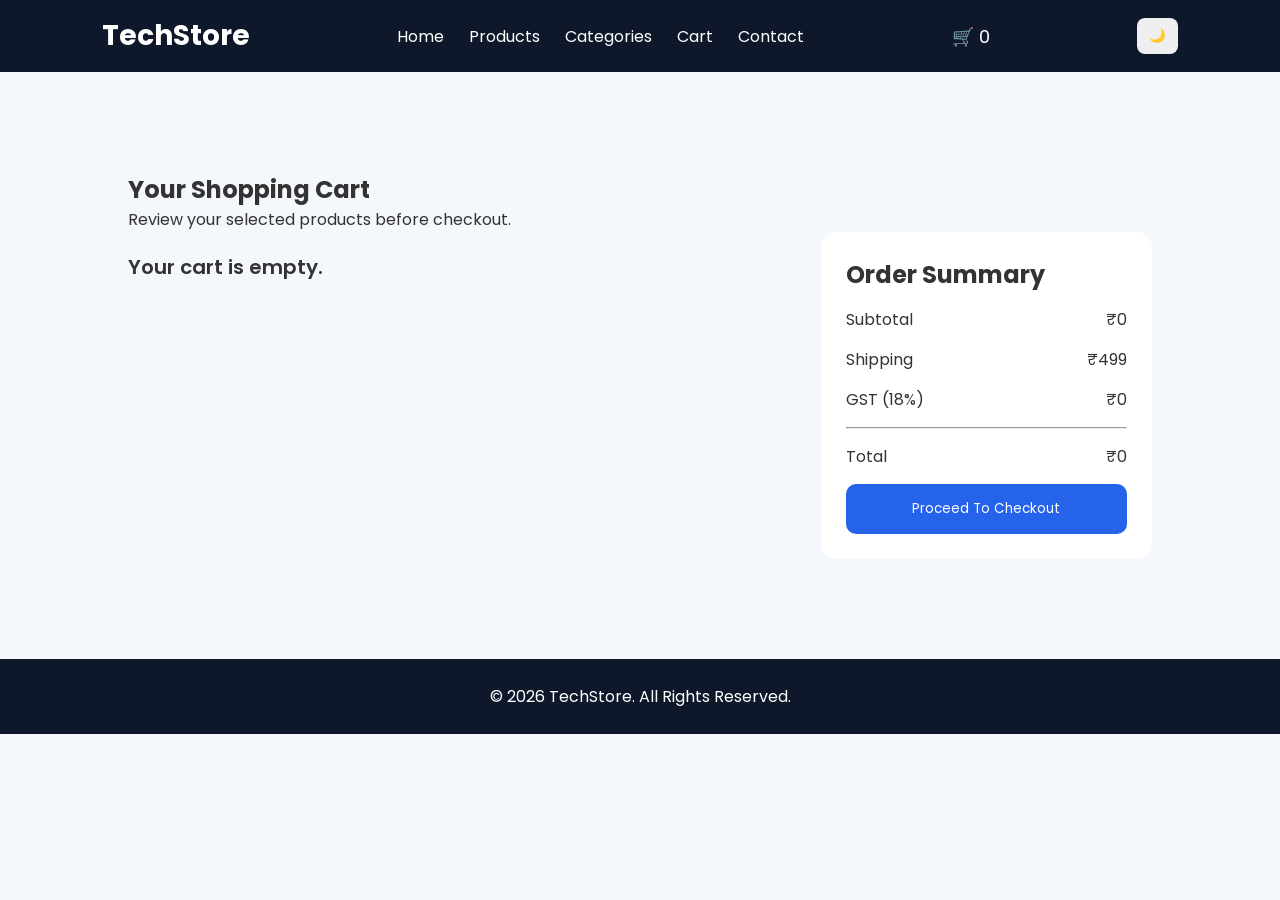
<file: cart.html>
<!DOCTYPE html>
<html lang="en">

<head>

    <meta charset="UTF-8">

    <meta name="viewport"
        content="width=device-width, initial-scale=1.0">

    <title>Shopping Cart | TechStore</title>

    <link rel="stylesheet"
        href="style.css">

    <link rel="preconnect"
        href="https://fonts.googleapis.com">

    <link rel="preconnect"
        href="https://fonts.gstatic.com"
        crossorigin>

    <link href="https://fonts.googleapis.com/css2?family=Poppins:wght@300;400;500;600;700&display=swap"
        rel="stylesheet">

</head>

<body>

    <!-- Loader -->

    <div id="loader">

        <div class="spinner"></div>

    </div>

    <!-- Header -->

    <header>

        <nav class="navbar">

            <div class="logo">
                TechStore
            </div>

            <div class="hamburger">
                ☰
            </div>

            <ul class="nav-links">

                <li>
                    <a href="index.html">Home</a>
                </li>

                <li>
                    <a href="products.html">Products</a>
                </li>

                <li>
                    <a href="categories.html">Categories</a>
                </li>

                <li>
                    <a href="cart.html">Cart</a>
                </li>

                <li>
                    <a href="contact.html">Contact</a>
                </li>

            </ul>

            <div class="cart">

                🛒 <span id="cartCount">0</span>

            </div>

            <button id="themeBtn">
                🌙
            </button>

        </nav>

    </header>

    <!-- Cart Section -->

    <section class="cart-section">

        <h1>Your Shopping Cart</h1>

        <p>
            Review your selected products before checkout.
        </p>

        <div class="cart-container">

            <!-- Dynamic Cart Items -->

            <div class="cart-items">

                <div id="cartItems">

                </div>

                <p id="emptyCart"
                    style="display:none;
                    font-size:20px;
                    font-weight:600;
                    margin-top:20px;">

                    Your cart is empty.

                </p>

            </div>

            <!-- Order Summary -->

            <div class="order-summary">

                <h2>Order Summary</h2>

                <div class="summary-row">

                    <span>Subtotal</span>

                    <span id="subtotal">
                        ₹0
                    </span>

                </div>

                <div class="summary-row">

                    <span>Shipping</span>

                    <span id="shipping">
                        ₹499
                    </span>

                </div>

                <div class="summary-row">

                    <span>GST (18%)</span>

                    <span id="gst">
                        ₹0
                    </span>

                </div>

                <hr>

                <div class="summary-total">

                    <span>Total</span>

                    <span id="total">
                        ₹0
                    </span>

                </div>

                <button class="checkout-btn">

                    Proceed To Checkout

                </button>

            </div>

        </div>

    </section>

    <!-- Back To Top -->

    <button id="topBtn">

        ↑

    </button>

    <!-- Footer -->

    <footer>

        <p>

            © 2026 TechStore.
            All Rights Reserved.

        </p>

    </footer>

    <script src="script.js"></script>

</body>

</html>
</file>
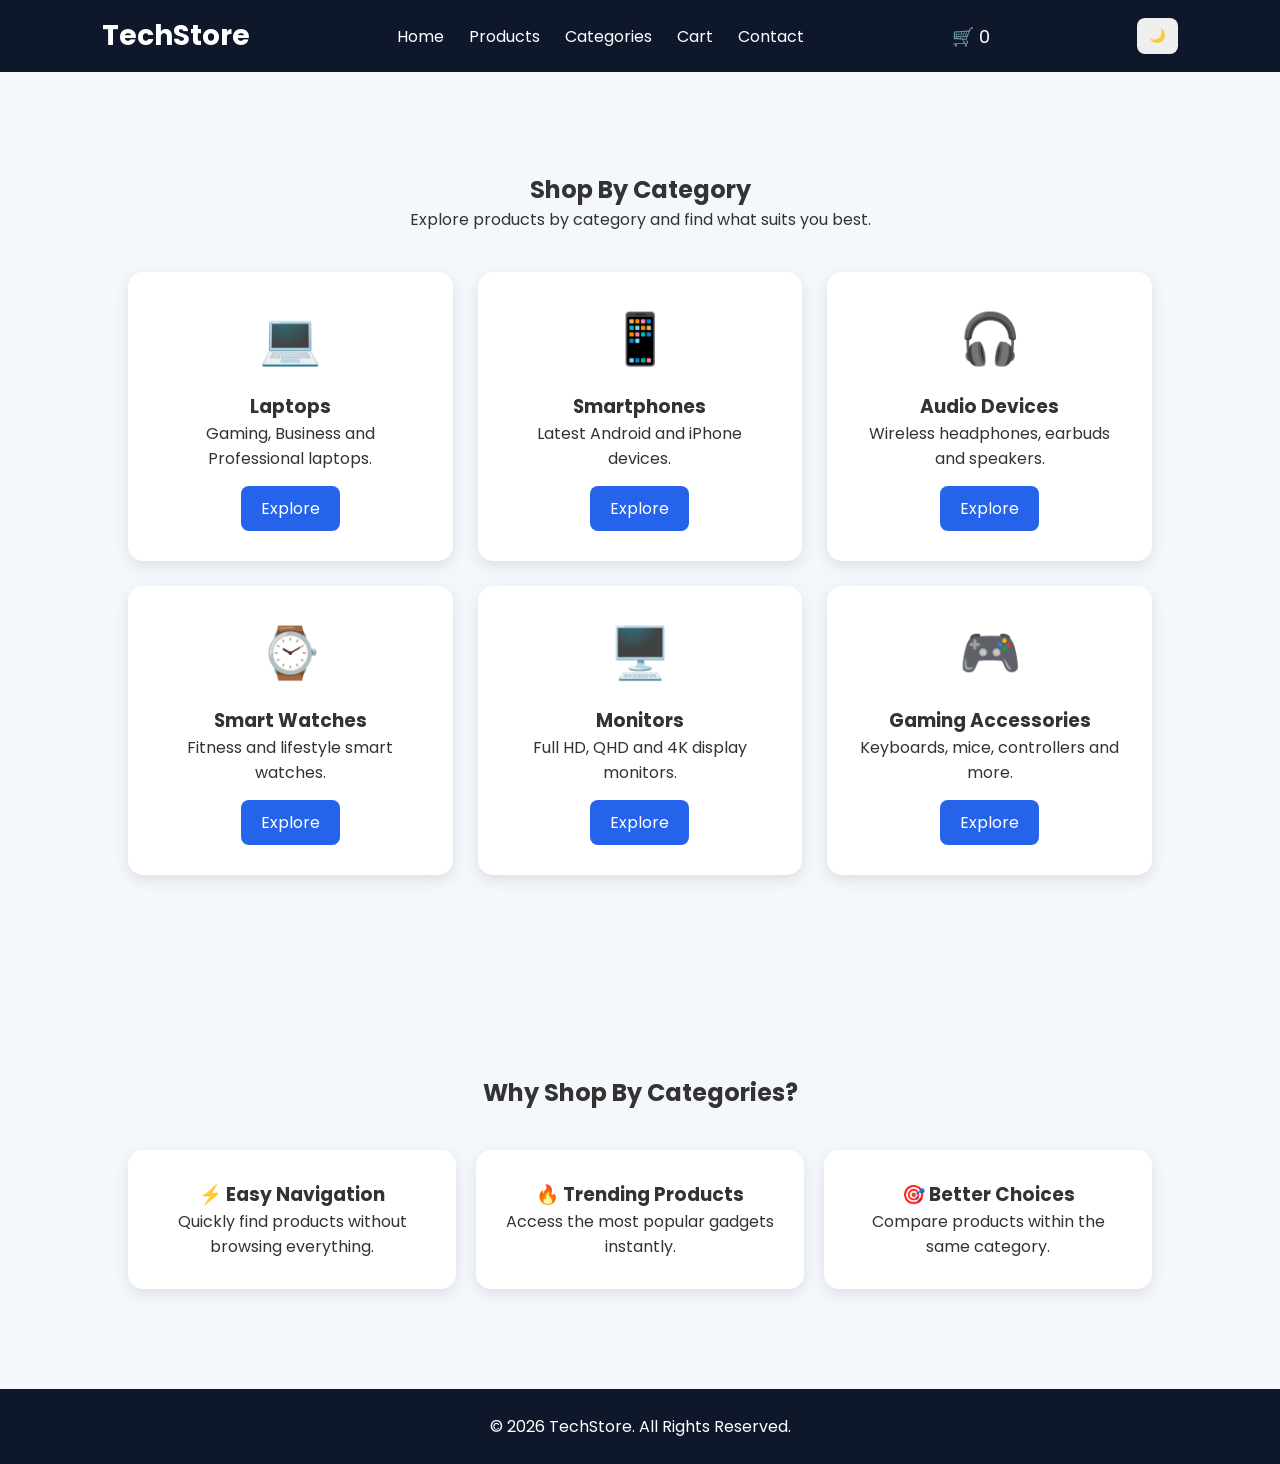
<file: categories.html>
<!DOCTYPE html>
<html lang="en">

<head>

    <meta charset="UTF-8">

    <meta name="viewport"
        content="width=device-width, initial-scale=1.0">

    <title>Categories | TechStore</title>

    <link rel="stylesheet"
        href="style.css">

    <link rel="preconnect"
        href="https://fonts.googleapis.com">

    <link rel="preconnect"
        href="https://fonts.gstatic.com"
        crossorigin>

    <link href="https://fonts.googleapis.com/css2?family=Poppins:wght@300;400;500;600;700&display=swap"
        rel="stylesheet">

</head>

<body>

    <!-- Loader -->

    <div id="loader">

        <div class="spinner"></div>

    </div>

    <!-- Header -->

    <header>

        <nav class="navbar">

            <div class="logo">
                TechStore
            </div>

            <div class="hamburger">
                ☰
            </div>

            <ul class="nav-links">

                <li>
                    <a href="index.html">Home</a>
                </li>

                <li>
                    <a href="products.html">Products</a>
                </li>

                <li>
                    <a href="categories.html">Categories</a>
                </li>

                <li>
                    <a href="cart.html">Cart</a>
                </li>

                <li>
                    <a href="contact.html">Contact</a>
                </li>

            </ul>

            <div class="cart">

                🛒 <span id="cartCount">0</span>

            </div>

            <button id="themeBtn">
                🌙
            </button>

        </nav>

    </header>

    <!-- Categories Section -->

    <section class="category-section">

        <h1>Shop By Category</h1>

        <p>
            Explore products by category and find what suits you best.
        </p>

        <div class="category-grid">

            <!-- Category 1 -->

            <div class="category-card">

                <div class="category-icon">
                    💻
                </div>

                <h3>Laptops</h3>

                <p>
                    Gaming, Business and Professional laptops.
                </p>

                <a href="products.html"
                    class="category-btn">
                    Explore
                </a>

            </div>

            <!-- Category 2 -->

            <div class="category-card">

                <div class="category-icon">
                    📱
                </div>

                <h3>Smartphones</h3>

                <p>
                    Latest Android and iPhone devices.
                </p>

                <a href="products.html"
                    class="category-btn">
                    Explore
                </a>

            </div>

            <!-- Category 3 -->

            <div class="category-card">

                <div class="category-icon">
                    🎧
                </div>

                <h3>Audio Devices</h3>

                <p>
                    Wireless headphones, earbuds and speakers.
                </p>

                <a href="products.html"
                    class="category-btn">
                    Explore
                </a>

            </div>

            <!-- Category 4 -->

            <div class="category-card">

                <div class="category-icon">
                    ⌚
                </div>

                <h3>Smart Watches</h3>

                <p>
                    Fitness and lifestyle smart watches.
                </p>

                <a href="products.html"
                    class="category-btn">
                    Explore
                </a>

            </div>

            <!-- Category 5 -->

            <div class="category-card">

                <div class="category-icon">
                    🖥️
                </div>

                <h3>Monitors</h3>

                <p>
                    Full HD, QHD and 4K display monitors.
                </p>

                <a href="products.html"
                    class="category-btn">
                    Explore
                </a>

            </div>

            <!-- Category 6 -->

            <div class="category-card">

                <div class="category-icon">
                    🎮
                </div>

                <h3>Gaming Accessories</h3>

                <p>
                    Keyboards, mice, controllers and more.
                </p>

                <a href="products.html"
                    class="category-btn">
                    Explore
                </a>

            </div>

        </div>

    </section>

    <!-- Featured Categories -->

    <section class="features">

        <h2>Why Shop By Categories?</h2>

        <div class="feature-container">

            <div class="feature-box">

                <h3>⚡ Easy Navigation</h3>

                <p>
                    Quickly find products without browsing everything.
                </p>

            </div>

            <div class="feature-box">

                <h3>🔥 Trending Products</h3>

                <p>
                    Access the most popular gadgets instantly.
                </p>

            </div>

            <div class="feature-box">

                <h3>🎯 Better Choices</h3>

                <p>
                    Compare products within the same category.
                </p>

            </div>

        </div>

    </section>

    <!-- Back To Top -->

    <button id="topBtn">
        ↑
    </button>

    <!-- Footer -->

    <footer>

        <p>
            © 2026 TechStore. All Rights Reserved.
        </p>

    </footer>

    <script src="script.js"></script>

</body>

</html>
</file>
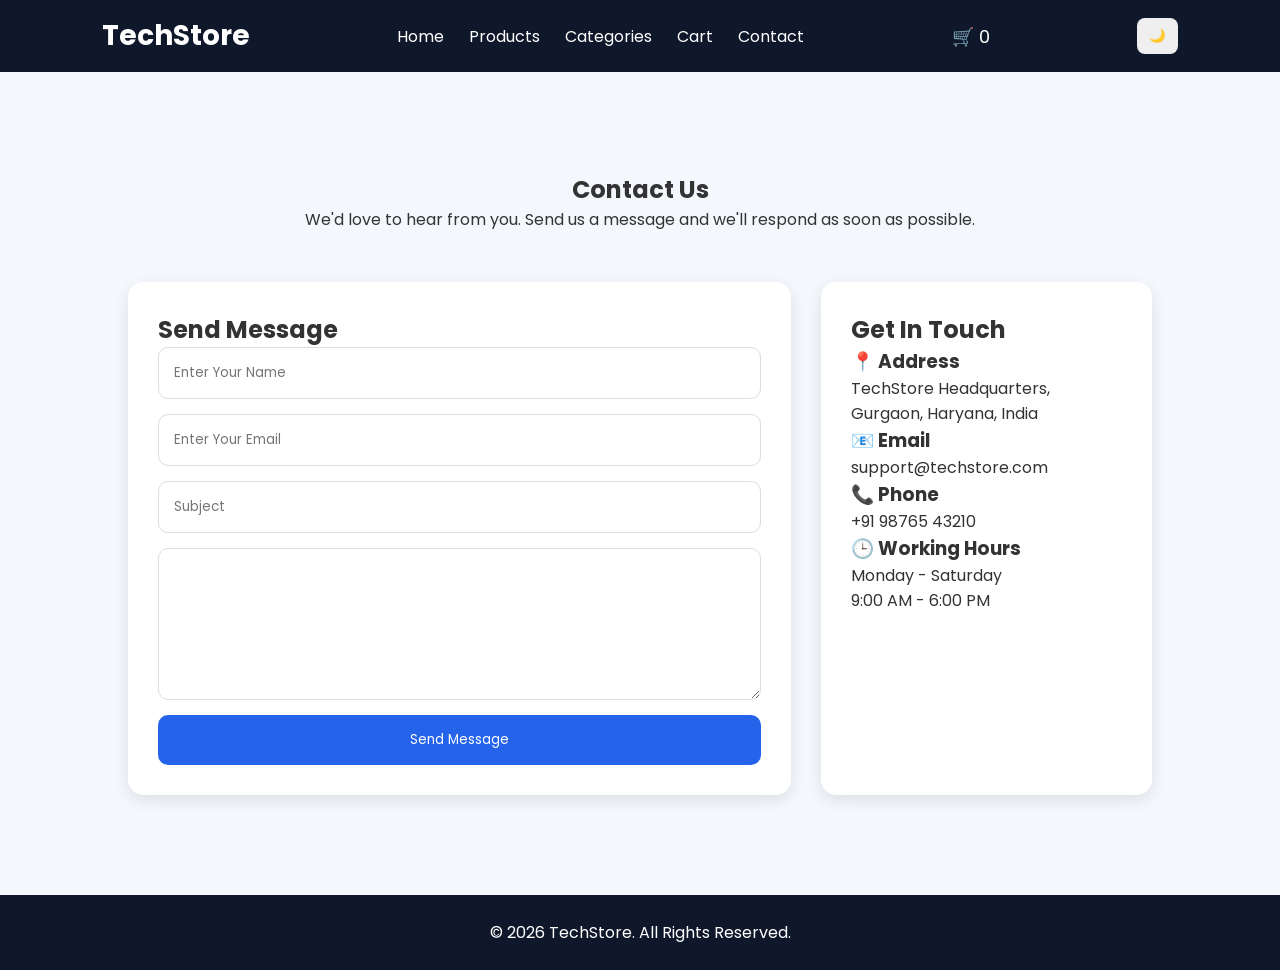
<file: contact.html>
<!DOCTYPE html>
<html lang="en">

<head>

    <meta charset="UTF-8">

    <meta name="viewport"
        content="width=device-width, initial-scale=1.0">

    <title>Contact Us | TechStore</title>

    <link rel="stylesheet"
        href="style.css">

    <link rel="preconnect"
        href="https://fonts.googleapis.com">

    <link rel="preconnect"
        href="https://fonts.gstatic.com"
        crossorigin>

    <link href="https://fonts.googleapis.com/css2?family=Poppins:wght@300;400;500;600;700&display=swap"
        rel="stylesheet">

</head>

<body>

    <!-- Loader -->

    <div id="loader">

        <div class="spinner"></div>

    </div>

    <!-- Header -->

    <header>

        <nav class="navbar">

            <div class="logo">
                TechStore
            </div>

            <div class="hamburger">
                ☰
            </div>

            <ul class="nav-links">

                <li>
                    <a href="index.html">Home</a>
                </li>

                <li>
                    <a href="products.html">Products</a>
                </li>

                <li>
                    <a href="categories.html">Categories</a>
                </li>

                <li>
                    <a href="cart.html">Cart</a>
                </li>

                <li>
                    <a href="contact.html">Contact</a>
                </li>

            </ul>

            <div class="cart">

                🛒 <span id="cartCount">0</span>

            </div>

            <button id="themeBtn">
                🌙
            </button>

        </nav>

    </header>

    <!-- Contact Section -->

    <section class="contact-page">

        <div class="contact-header">

            <h1>Contact Us</h1>

            <p>
                We'd love to hear from you. Send us a message
                and we'll respond as soon as possible.
            </p>

        </div>

        <div class="contact-container">

            <!-- Contact Form -->

            <div class="contact-form-box">

                <h2>Send Message</h2>

                <form id="contactForm">

                    <input
                        type="text"
                        id="name"
                        placeholder="Enter Your Name"
                        required>

                    <input
                        type="email"
                        id="email"
                        placeholder="Enter Your Email"
                        required>

                    <input
                        type="text"
                        id="subject"
                        placeholder="Subject"
                        required>

                    <textarea
                        id="message"
                        rows="6"
                        placeholder="Write Your Message Here..."
                        required>
                    </textarea>

                    <button
                        type="submit"
                        class="send-btn">

                        Send Message

                    </button>

                </form>

            </div>

            <!-- Contact Information -->

            <div class="contact-info">

                <h2>Get In Touch</h2>

                <div class="info-box">

                    <h3>📍 Address</h3>

                    <p>
                        TechStore Headquarters,
                        Gurgaon, Haryana, India
                    </p>

                </div>

                <div class="info-box">

                    <h3>📧 Email</h3>

                    <p>
                        support@techstore.com
                    </p>

                </div>

                <div class="info-box">

                    <h3>📞 Phone</h3>

                    <p>
                        +91 98765 43210
                    </p>

                </div>

                <div class="info-box">

                    <h3>🕒 Working Hours</h3>

                    <p>
                        Monday - Saturday
                        <br>
                        9:00 AM - 6:00 PM
                    </p>

                </div>

            </div>

        </div>

    </section>

    <!-- Back To Top -->

    <button id="topBtn">

        ↑

    </button>

    <!-- Footer -->

    <footer>

        <p>

            © 2026 TechStore. All Rights Reserved.

        </p>

    </footer>

    <script src="script.js"></script>

</body>

</html>
</file>
<file: style.css>
/* =========================
   GOOGLE FONT
========================= */

@import url('https://fonts.googleapis.com/css2?family=Poppins:wght@300;400;500;600;700&display=swap');

/* =========================
   RESET
========================= */

*{
    margin:0;
    padding:0;
    box-sizing:border-box;
    font-family:'Poppins',sans-serif;
    scroll-behavior:smooth;
}

/* =========================
   BODY
========================= */

body{
    background:#f4f7fc;
    color:#333;
    overflow-x:hidden;
}

/* =========================
   DARK MODE
========================= */

.dark-mode{
    background:#121d34;
    color:white;
}

.dark-mode .card,
.dark-mode .feature-box,
.dark-mode .review,
.dark-mode .category-card,
.dark-mode .contact-form-box,
.dark-mode .contact-info,
.dark-mode .cart-item,
.dark-mode .order-summary{
    background:#1e293b;
    color:white;
}

.dark-mode input,
.dark-mode textarea{
    background:#334155;
    color:white;
    border:none;
}

/* =========================
   NAVBAR
========================= */

.navbar{
    display:flex;
    justify-content:space-between;
    align-items:center;
    padding:15px 8%;
    background:#0f172a;
    position:sticky;
    top:0;
    z-index:1000;
}

.logo{
    color:white;
    font-size:28px;
    font-weight:700;
}

.nav-links{
    display:flex;
    gap:25px;
    list-style:none;
}

.nav-links a{
    text-decoration:none;
    color:white;
    transition:.3s;
}

.nav-links a:hover{
    color:#38bdf8;
}

.cart{
    color:white;
    font-size:18px;
}

#themeBtn{
    padding:8px 12px;
    border:none;
    border-radius:8px;
    cursor:pointer;
}

.hamburger{
    display:none;
    color:white;
    font-size:30px;
    cursor:pointer;
}

/* =========================
   HERO
========================= */

.hero{
    height:100vh;
    background:
    linear-gradient(
    rgba(0,0,0,.6),
    rgba(0,0,0,.6)),
    url('https://images.unsplash.com/photo-1519389950473-47ba0277781c?w=1600');

    background-size:cover;
    background-position:center;

    display:flex;
    justify-content:center;
    align-items:center;
    text-align:center;
}

.hero-content{
    color:white;
}

.hero-content h1{
    font-size:60px;
    margin-bottom:20px;
}

.hero-content p{
    font-size:20px;
    margin-bottom:25px;
}

.btn{
    padding:14px 30px;
    background:#2563eb;
    color:white;
    text-decoration:none;
    border-radius:10px;
}

/* =========================
   PRODUCTS
========================= */

.products,
.products-page{
    padding:100px 10%;
}

.products h2,
.products-page h1{
    text-align:center;
    margin-bottom:30px;
}

.product-grid{
    display:grid;
    grid-template-columns:
    repeat(auto-fit,minmax(280px,1fr));

    gap:25px;
}

.card{
    background:white;
    border-radius:15px;
    overflow:hidden;
    box-shadow:0 5px 15px rgba(0,0,0,.1);
    transition:.4s;
    text-align:center;
    padding-bottom:20px;
}

.card:hover{
    transform:translateY(-10px);
}

.card img{
    width:100%;
    height:250px;
    object-fit:cover;
}

.card h3{
    margin:15px 0;
}

.price{
    color:#2563eb;
    font-weight:600;
}

.buy-btn{
    margin-top:15px;
    padding:10px 20px;
    border:none;
    background:#2563eb;
    color:white;
    border-radius:8px;
    cursor:pointer;
}

/* =========================
   SEARCH
========================= */

#searchInput{
    width:100%;
    max-width:500px;
    display:block;
    margin:20px auto 40px;
    padding:12px;
    border:1px solid #ddd;
    border-radius:10px;
}

/* =========================
   FEATURES
========================= */

.features{
    padding:100px 10%;
}

.features h2{
    text-align:center;
    margin-bottom:40px;
}

.feature-container{
    display:grid;
    grid-template-columns:
    repeat(auto-fit,minmax(250px,1fr));

    gap:20px;
}

.feature-box{
    background:white;
    padding:30px;
    border-radius:15px;
    text-align:center;
    box-shadow:0 5px 15px rgba(0,0,0,.1);
}

/* =========================
   TESTIMONIAL
========================= */

.testimonial{
    padding:100px 10%;
}

.testimonial h2{
    text-align:center;
    margin-bottom:40px;
}

.review-container{
    display:flex;
    gap:20px;
    justify-content:center;
    flex-wrap:wrap;
}

.review{
    background:white;
    padding:25px;
    border-radius:15px;
    width:300px;
    box-shadow:0 5px 15px rgba(0,0,0,.1);
}

/* =========================
   NEWSLETTER
========================= */

.newsletter{
    padding:100px 10%;
    text-align:center;
    background:#121d34;
    color:white;
}

.newsletter input{
    padding:12px;
    width:300px;
    border:none;
    border-radius:8px;
}

.newsletter button{
    padding:12px 20px;
    border:none;
    background:#2563eb;
    color:white;
    border-radius:8px;
}

/* =========================
   CATEGORY PAGE
========================= */

.category-section{
    padding:100px 10%;
    text-align:center;
}

.category-grid{
    margin-top:40px;

    display:grid;
    grid-template-columns:
    repeat(auto-fit,minmax(250px,1fr));

    gap:25px;
}

.category-card{
    background:white;
    padding:30px;
    border-radius:15px;
    box-shadow:0 5px 15px rgba(0,0,0,.1);
    transition:.4s;
}

.category-card:hover{
    transform:translateY(-10px);
}

.category-icon{
    font-size:50px;
    margin-bottom:15px;
}

.category-btn{
    display:inline-block;
    margin-top:15px;
    padding:10px 20px;
    background:#2563eb;
    color:white;
    text-decoration:none;
    border-radius:8px;
}

/* =========================
   CART PAGE
========================= */

.cart-section{
    padding:100px 10%;
}

.cart-container{
    display:grid;
    grid-template-columns:2fr 1fr;
    gap:30px;
}

.cart-item{
    display:flex;
    gap:20px;
    padding:20px;
    margin-bottom:20px;
    background:white;
    border-radius:15px;
}

.cart-item img{
    width:120px;
    border-radius:10px;
}

.quantity{
    margin-top:10px;
}

.quantity button{
    width:35px;
    height:35px;
    border:none;
    background:#2563eb;
    color:white;
    border-radius:6px;
}

.order-summary{
    background:white;
    padding:25px;
    border-radius:15px;
    height:fit-content;
}

.summary-row,
.summary-total{
    display:flex;
    justify-content:space-between;
    margin:15px 0;
}

.checkout-btn{
    width:100%;
    padding:15px;
    border:none;
    background:#2563eb;
    color:white;
    border-radius:10px;
    cursor:pointer;
}

.cart-item{
    display:flex;
    justify-content:space-between;
    align-items:center;
    background:white;
    padding:20px;
    margin-bottom:20px;
    border-radius:15px;
    box-shadow:0 5px 15px rgba(0,0,0,.1);
}

.item-details h3{

    margin-bottom:10px;

}

.remove-btn{
    background:red;
    color:white;
    border:none;
    padding:8px 12px;
    border-radius:8px;
    cursor:pointer;
}

.quantity{
    display:flex;
    align-items:center;
    gap:10px;
    margin-top:10px;
}

.quantity button{
    width:35px;
    height:35px;
    border:none;
    background:#2563eb;
    color:white;
    border-radius:6px;
    cursor:pointer;

}

/* =========================
   CONTACT PAGE
========================= */

.contact-page{
    padding:100px 10%;
}

.contact-header{
    text-align:center;
    margin-bottom:50px;
}

.contact-container{
    display:grid;
    grid-template-columns:2fr 1fr;
    gap:30px;
}

.contact-form-box,
.contact-info{
    background:white;
    padding:30px;
    border-radius:15px;
    box-shadow:0 5px 15px rgba(0,0,0,.1);
}

.contact-form-box form{
    display:flex;
    flex-direction:column;
    gap:15px;
}

.contact-form-box input,
.contact-form-box textarea{
    padding:15px;
    border:1px solid #ddd;
    border-radius:10px;
}

.send-btn{
    padding:15px;
    border:none;
    background:#2563eb;
    color:white;
    border-radius:10px;
    cursor:pointer;
}

/* =========================
   LOADER
========================= */

#loader{
    position:fixed;
    top:0;
    left:0;
    width:100%;
    height:100%;
    background:white;
    display:flex;
    justify-content:center;
    align-items:center;
    z-index:9999;
}

.spinner{
    width:60px;
    height:60px;
    border:6px solid #ddd;
    border-top:6px solid #2563eb;
    border-radius:50%;
    animation:spin 1s linear infinite;
}

@keyframes spin{
    100%{
        transform:rotate(360deg);
    }
}

/* =========================
   SCROLL ANIMATION
========================= */

.hidden{
    opacity:0;
    transform:translateY(40px);
    transition:.8s;
}

.show{
    opacity:1;
    transform:translateY(0);
}

/* =========================
   TOP BUTTON
========================= */

#topBtn{
    position:fixed;
    bottom:20px;
    right:20px;
    width:50px;
    height:50px;
    border:none;
    border-radius:50%;
    background:#2563eb;
    color:white;
    cursor:pointer;
    display:none;
}

/* =========================
   FOOTER
========================= */

footer{
    background:#0f172a;
    color:white;
    text-align:center;
    padding:25px;
}

/* =========================
   RESPONSIVE
========================= */

@media(max-width:768px){

    .hamburger{
        display:block;
    }

    .nav-links{
        display:none;
        flex-direction:column;
        width:100%;
        text-align:center;
        padding:20px 0;
    }

    .nav-links.active{
        display:flex;
    }

    .hero-content h1{
        font-size:36px;
    }

    .cart-container,
    .contact-container{
        grid-template-columns:1fr;
    }

    .cart-item{
        flex-direction:column;
        text-align:center;
    }
}

.cart-product-image{
    width:150px;
    height:150px;
    object-fit:cover;
    border-radius:12px;
    flex-shrink:0;
}
.item-details{
    flex:1;
}

.cart-item{
    display:flex;
    align-items:center;
    gap:25px;
    background:white;
    padding:20px;
    border-radius:15px;
    margin-bottom:20px;
}
.remove-btn{

    min-width:90px;
    padding:10px 15px;
    background:red;
    color:white;
    border:none;
    border-radius:8px;
    cursor:pointer;
}
</file>
